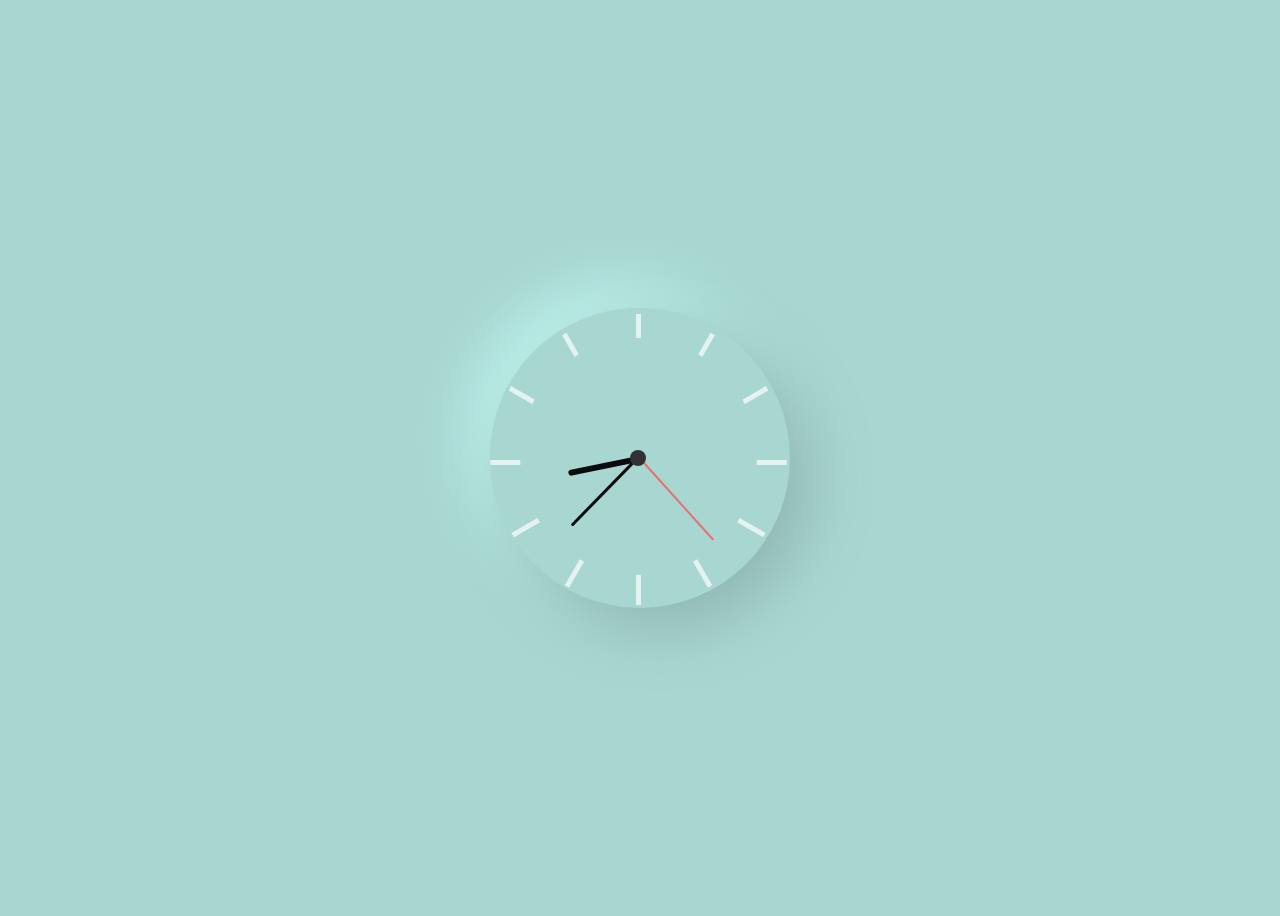
<file: Analog clock/index.html>
<!DOCTYPE html>
<html lang="en">
<head>
    <meta charset="UTF-8">
    <meta name="viewport" content="width=device-width, initial-scale=1.0">
    <title>Document</title>
    <link rel="stylesheet" href="style.css">
</head>
<body>
  <div class="clock">
    <div class="outer">
      <div class="marking marking-one"></div>
      <div class="marking marking-two"></div>
      <div class="marking marking-three"></div>
      <div class="marking marking-four"></div>
      <div class="inner">
        <div class="hand hour"></div>
        <div class="hand min"></div>
        <div class="hand sec"></div>
      </div>
    </div>
  </div>
  <script src="script.js"></script>
</body>
</html>
</file>
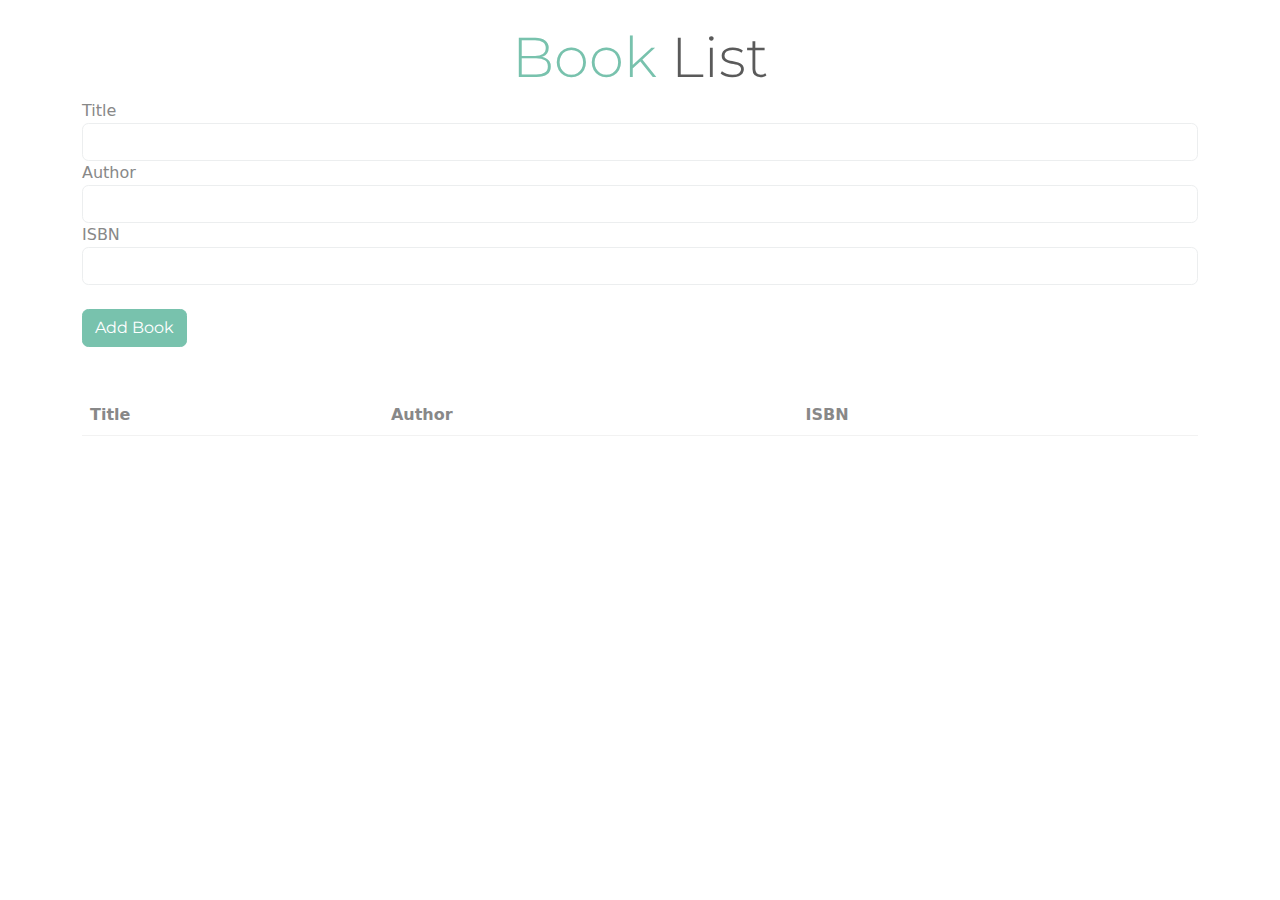
<file: book_list/index.html>
<!DOCTYPE html>
<html lang="en">
<head>
    <meta charset="UTF-8">
    <meta name="viewport" content="width=device-width, initial-scale=1.0">
    <title>Document</title>
    <link rel="stylesheet" href="bootstrap.min.css">
</head>
<body>
    <div class="container mt-4">
       <h1 class="display-4 text-center">
        <span class="text-primary">Book</span> List</h1>
        <form id="book-form">
            <div class="form-group">
                <label for="title">Title</label>
                <input type="text" id="title"
                class="form-control">
            </div>
            <div class="form-group">
                <label for="author">Author</label>
                <input type="text" id="author"
                class="form-control">
            </div>
            <div class="form-group">
                <label for="isbn">ISBN</label>
                <input type="text" id="isbn"
                class="form-control">
            </div>
          <input type="submit" value="Add Book"
          class="btn btn-primary btn-block mt-4">
        </form>
        <table class="table table-striped mt-5">
            <thead>
                <tr>
                    <th>Title</th>
                    <th>Author</th>
                    <th>ISBN</th>
                    <th></th>
                </tr>
            </thead>
            <tbody id="book-list"></tbody>
        </table>
    </div>
   <script src="script.js"></script>
</body>
</html>
</file>
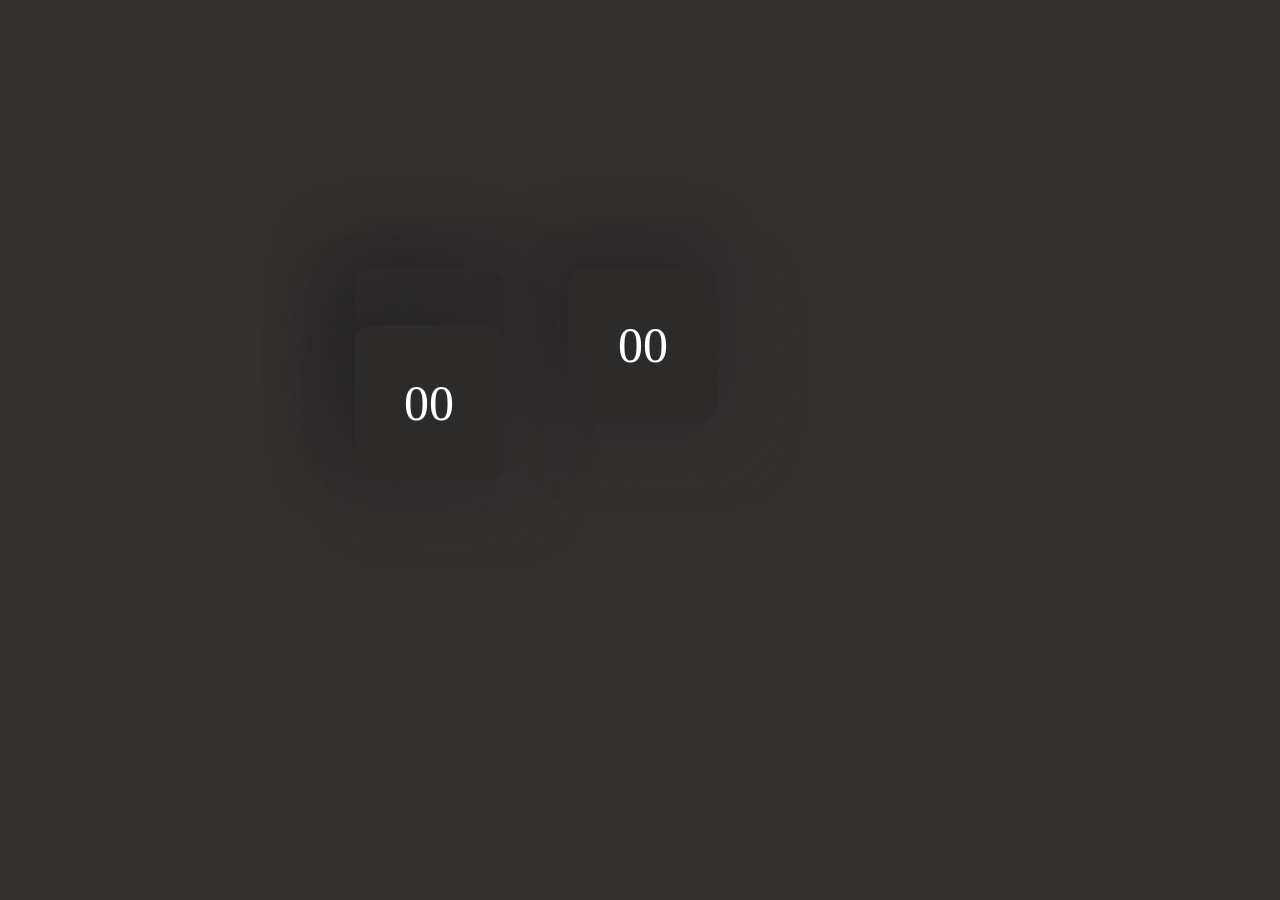
<file: Digital Clock/index.html>
<!DOCTYPE html>
<html lang="en">
<head>
    <meta charset="UTF-8">
    <meta name="viewport" content="width=device-width, initial-scale=1.0">
    <title>Document</title>
    <link rel="stylesheet" href="style.css">
</head>
<body>
    <div>
    <span id="hrs">00</span>
    <span id="min">00</span>
    <span id="sec">00</span>
</div>
    <script src="script.js"></script>
</body>
</html>
</file>
<file: Analog clock/style.css>
body{
    background-color: #a8d6d1;
    text-align: center;
    display: flex;
    justify-content: center;
    align-items: center;
    height: 100vh;
}
.clock{
    text-align: center;
    height: 300px;
    width: 300px;
    border-radius: 50%;
    
background: #a8d6d1;
box-shadow:  20px 20px 60px #8fb6b2,
             -20px -20px 60px #c1f6f0;
}
.outer{
    position: relative;
    background-color: #a8d6d1;
    overflow: hidden;
    height: 95%;
    width: 95%;
    border-radius: 50%;
    padding: 2%;
}
.outer::after{
    transform: rotate(90deg);
}
.outer::after,
.outer::before,
.outer .marking{
    content: '' ;
    position: absolute;
    width: 5px;
    height: 100%;
    background-color: rgba(253, 255, 255,0.7);
    z-index: 0;
    left: 49%;
}
.outer .marking {

    width: 5px;
    text-align: center;
 }
.outer .marking.marking-one{
    background-color: rgba(253, 255, 255,0.7);
    transform: rotate(30deg);
}
.outer .marking.marking-two{
    background-color: rgba(253, 255, 255,0.7);
    transform: rotate(60deg);
}
.outer .marking.marking-three{
    background-color: rgba(253, 255, 255,0.7);
    transform: rotate(120deg);
}
.outer .marking.marking-four{
    background-color: rgba(253, 255, 255,0.7);
    transform: rotate(150deg);
}
.inner{
    position: absolute;
    top: 10%;
    left: 10%;
    width: 80%;
    height: 80%;
    background: #a8d6d1;
    border-radius: 100%;
    z-index: 1;
  }
  
  .inner::before {
    content: '';
    position: absolute;
    top: 50%;
    left: 50%;
    width: 16px;
    height: 16px;
    border-radius: 18px;
    margin-left: -8px;
    margin-top: -6px;
    background: #323236;
    z-index: 11;
  }
  .hand{
    width: 50%;
  right: 50%;
  height: 6px;
  background: #0b0b0c;
  position: absolute;
  top: 50%;
  border-radius: 6px;
  transform-origin: right;
  transform: rotate(90deg);
  transition-timing-function: cubic-bezier(0.1, 2.7, 0.58, 1);
  }
  .hand.hour{
    width: 30%;
    z-index: 3;
  }
  .hand.min{
   
    height: 3px;
    z-index: 10;
    width: 40%;
  }
  .hand.sec{
    background: rgb(231, 112, 112);
    width: 47%;
    height: 2px;
  }
</file>
<file: Digital Clock/style.css>
body{
    background-color: #343030;
    overflow-x: hidden;
    overflow-y: hidden;
}
div{
    margin: 25%;
}
span{
    text-align: center;
    margin: 30px;
    padding: 50px;
    color: white;
    font-size: 50px;
    box-shadow: 50px;
    background: #2d2a2a;
    box-shadow:  -20px -20px 60px #262424,
                 20px 20px 60px #343030;
    border-radius: 20px;
}
</file>
